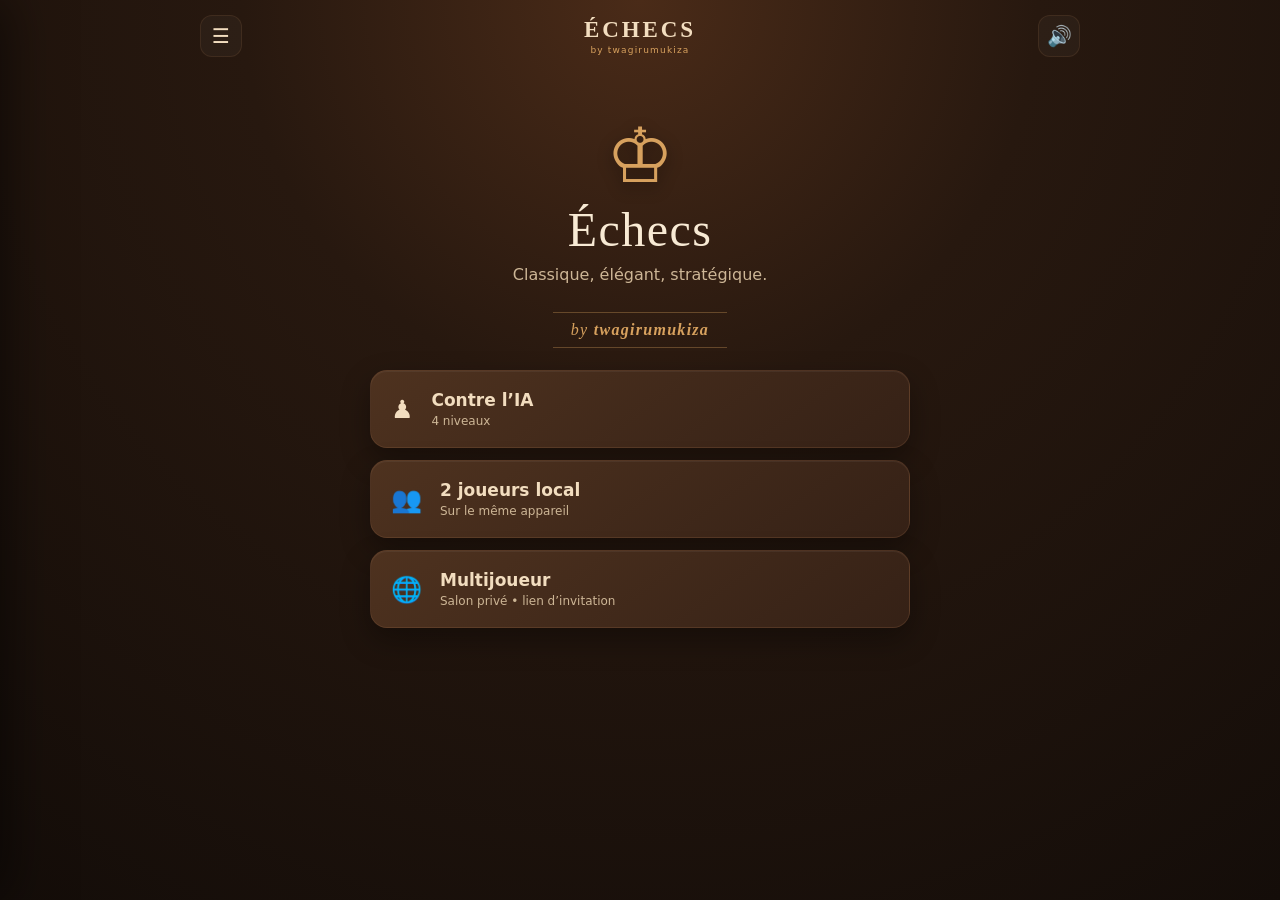
<file: index.html>
<!doctype html>
<html lang="fr">
<head>
<meta charset="utf-8"><meta name="viewport" content="width=device-width,initial-scale=1,viewport-fit=cover">
<title>Échecs — by twagirumukiza</title>
<link rel="stylesheet" href="style.css">
</head>
<body>
<header><button id="menuBtn">☰</button><div><b>ÉCHECS</b><small>by twagirumukiza</small></div><button id="soundBtn">🔊</button></header>
<main>
<section id="home" class="screen active">
  <div class="hero"><div class="king">♔</div><h1>Échecs</h1><p>Classique, élégant, stratégique.</p>
<div class="home-signature">by <strong>twagirumukiza</strong></div></div>
  <div class="cards">
    <button data-mode="ai">♟️ <span><b>Contre l’IA</b><small>4 niveaux</small></span></button>
    <button data-mode="local">👥 <span><b>2 joueurs local</b><small>Sur le même appareil</small></span></button>
    <button data-mode="online">🌐 <span><b>Multijoueur</b><small>Salon privé • lien d’invitation</small></span></button>
  </div>
</section>

<section id="setup" class="screen panel">
 <button class="back">← Accueil</button><h2 id="setupTitle">Nouvelle partie</h2>
 <div id="aiSetup"><label>Niveau IA<select id="level"><option value="1">Facile</option><option value="2" selected>Moyen</option><option value="3">Difficile</option><option value="4">Expert</option></select></label></div>
 <label>Votre nom<input id="playerName" maxlength="20" value="Joueur 1"></label>
 <button class="primary" id="startBtn">Lancer la partie</button>
</section>

<section id="online" class="screen panel">
 <button class="back">← Accueil</button><h2>Multijoueur</h2>
 <label>Votre nom<input id="onlineName" maxlength="20" value="Joueur"></label>
 <button class="primary" id="createBtn">Créer un salon</button>
 <div class="or">ou</div>
 <label>Code du salon<input id="roomInput" maxlength="6" placeholder="ABC123"></label>
 <button class="secondary" id="joinBtn">Rejoindre</button>
 <p id="onlineMsg"></p>
</section>

<section id="lobby" class="screen panel">
 <button class="back" id="leaveLobby">← Quitter</button><h2>Salon privé</h2>
 <div class="roomCode" id="roomCode">------</div>
 <button class="secondary" id="shareBtn">Partager l’invitation</button>
 <div id="players"></div><p id="lobbyMsg">En attente d’un adversaire…</p>
 <button class="primary" id="launchOnline" disabled>Lancer la partie</button>
</section>

<section id="game" class="screen">
 <div class="gamebar"><button id="gameHome">⌂</button><div id="status">Aux blancs de jouer</div><button id="flipBtn">↻</button></div>
 <div class="playerTag top" id="topPlayer">Noirs</div>
 <div id="board" class="board"></div>
 <div class="playerTag bottom" id="bottomPlayer">Blancs</div>
 <div class="actions"><button id="undoBtn">↶ Annuler</button><button id="resignBtn">Abandonner</button></div>
 <div id="history" class="history"></div>
 <div id="winner" class="winner hidden"><h2 id="winnerText"></h2><div><button id="rematch">Revanche</button><button id="winnerHome">Accueil</button></div></div>
</section>
</main>

<aside id="drawer"><button id="closeMenu">×</button><h2>Échecs</h2><button id="rulesBtn">Règles du jeu</button><button id="settingsBtn">Paramètres</button><p>by twagirumukiza</p></aside>
<div id="modal" class="modal hidden"><div class="modalBox"><button id="closeModal">×</button><div id="modalContent"></div></div></div>
<div id="toast"></div><canvas id="confetti"></canvas>
<script type="module" src="script.js"></script>
</body></html>
</file>
<file: style.css>
:root{
  --bg:#17100b;
  --bg2:#25170f;
  --panel:#3a2518;
  --panel2:#4a2e1e;
  --panel3:#5a3824;
  --line:#765036;
  --gold:#d7a15e;
  --cream:#f2ddbf;
  --cream2:#ead0ab;
  --board-light:#efd0a9;
  --board-dark:#a97758;
  --ink:#f8ead4;
  --muted:#cdb696;
  --danger:#b7654f;
}
*{box-sizing:border-box}
html{min-height:100%;background:var(--bg)}
body{
  margin:0;
  min-height:100vh;
  color:var(--ink);
  font-family:system-ui,-apple-system,BlinkMacSystemFont,"Segoe UI",sans-serif;
  background:
    radial-gradient(circle at 50% 0%,#4a2b18 0,#27180f 36%,#140d09 100%);
}
button,input,select{font:inherit}
button{cursor:pointer;-webkit-tap-highlight-color:transparent}
header{
  height:72px;
  display:flex;
  align-items:center;
  justify-content:space-between;
  padding:0 20px;
  max-width:920px;
  margin:auto;
  color:var(--cream);
}
header>div{text-align:center;letter-spacing:.18em}
header b{font-family:Georgia,serif;font-size:23px;font-weight:600}
header small{display:block;font-size:9px;letter-spacing:.13em;color:var(--gold);margin-top:2px}
header button,.gamebar button{
  width:42px;height:42px;
  display:grid;place-items:center;
  border:1px solid #8b634433;
  border-radius:12px;
  background:#ffffff08;
  color:var(--cream);
  font-size:20px;
}
main{max-width:920px;margin:auto;padding:8px 18px 54px}
.screen{display:none}.screen.active{display:block}

.hero{text-align:center;padding:32px 0 22px}
.king{
  font-family:"Times New Roman","DejaVu Serif",serif;
  font-size:76px;
  line-height:1;
  color:var(--gold);
  text-shadow:0 5px 16px #0007;
}
h1,h2{font-family:Georgia,serif}
h1{font-size:48px;margin:8px 0 3px;font-weight:500;letter-spacing:.03em}
.hero p{margin:8px 0;color:var(--muted)}
.home-signature{
  display:inline-block;
  margin-top:20px;
  padding:8px 18px;
  border-top:1px solid #d7a15e55;
  border-bottom:1px solid #d7a15e55;
  font-family:Georgia,serif;
  font-style:italic;
  letter-spacing:.08em;
  color:var(--gold)
}

.cards{
  display:grid;
  gap:12px;
  max-width:540px;
  margin:auto
}
.cards button{
  display:flex;
  align-items:center;
  gap:18px;
  width:100%;
  min-height:78px;
  padding:16px 20px;
  text-align:left;
  border:1px solid #8a604144;
  border-radius:17px;
  background:linear-gradient(145deg,#4e321f,#352116);
  color:var(--cream);
  font-size:25px;
  box-shadow:0 12px 30px #0005,inset 0 1px 0 #ffffff0c
}
.cards button:active{transform:translateY(1px)}
.cards span{display:flex;flex-direction:column}
.cards b{font-size:17px}
.cards small{font-size:12px;color:var(--muted);margin-top:4px}

.panel{
  max-width:520px;
  margin:28px auto;
  background:linear-gradient(145deg,#49301f,#2d1c13);
  padding:25px;
  border:1px solid #8a604144;
  border-radius:22px;
  box-shadow:0 18px 50px #0007
}
.panel h2{font-size:30px;margin:20px 0 10px;color:var(--cream)}
.back{
  border:0;background:none;padding:0;color:var(--gold);font-weight:650
}
label{display:grid;gap:8px;margin:18px 0;font-weight:650;color:var(--cream2)}
input,select{
  width:100%;
  padding:13px 14px;
  border:1px solid #91644466;
  border-radius:12px;
  background:#1d130ddd;
  color:var(--cream);
  outline:none
}
input:focus,select:focus{border-color:var(--gold);box-shadow:0 0 0 3px #d7a15e20}
.primary,.secondary{
  width:100%;padding:14px;border-radius:13px;font-weight:750
}
.primary{background:linear-gradient(#b77843,#8e552f);color:#fff4df;border:1px solid #ce9460}
.primary:disabled{opacity:.38}
.secondary{background:#ffffff08;border:1px solid #b57a4c;color:var(--cream)}
.or{text-align:center;margin:16px;color:var(--muted)}
.roomCode{text-align:center;font:700 38px monospace;letter-spacing:.17em;padding:18px;color:var(--gold)}

#game{padding-top:4px}
.gamebar{
  max-width:min(94vw,690px);
  margin:0 auto 10px;
  padding:10px 12px;
  display:flex;
  justify-content:space-between;
  align-items:center;
  background:linear-gradient(145deg,#4a301f,#2f1e14);
  border:1px solid #85604044;
  border-radius:15px
}
.gamebar #status{
  font-weight:750;
  text-align:center;
  color:var(--cream);
  letter-spacing:.01em
}
.playerTag{
  max-width:min(94vw,690px);
  margin:7px auto;
  padding:8px 12px;
  color:var(--cream2);
  font-weight:700
}
.playerTag.top{text-align:right}

.board{
  width:min(94vw,690px);
  aspect-ratio:1;
  margin:auto;
  display:grid;
  grid-template-columns:repeat(8,1fr);
  grid-template-rows:repeat(8,1fr);
  border:9px solid #5a3824;
  outline:1px solid #9c6c484d;
  border-radius:10px;
  overflow:hidden;
  box-shadow:0 18px 44px #0009, inset 0 0 0 1px #fff1;
  touch-action:manipulation
}
.square{
  display:flex;
  align-items:center;
  justify-content:center;
  position:relative;
  font-family:"Times New Roman","DejaVu Serif","Noto Serif Symbols",serif;
  font-size:clamp(31px,9.2vw,68px);
  line-height:1;
  user-select:none;
  -webkit-user-select:none
}
.square.light{background:linear-gradient(145deg,#f4d9b6,#e8c59c)}
.square.dark{background:linear-gradient(145deg,#b98462,#9e6e50)}
.square.selected{
  box-shadow:inset 0 0 0 5px #e8b658;
  z-index:2
}
.square.move:after{
  content:"";
  width:19%;height:19%;
  border-radius:50%;
  background:#5a351fb0;
  position:absolute
}
.square.capture:after{
  content:"";
  inset:6px;
  border:4px solid #8f332fbb;
  border-radius:50%;
  position:absolute
}
.piece{
  font-family:"Times New Roman","DejaVu Serif","Noto Serif Symbols",serif;
  font-variant-emoji:text;
  line-height:1;
  transform:translateY(-1%);
  filter:drop-shadow(0 2px 1px #0006)
}
.whitePiece{
  color:#fffdf6;
  text-shadow:
    -1.4px -1.4px 0 #22150e,
     1.4px -1.4px 0 #22150e,
    -1.4px  1.4px 0 #22150e,
     1.4px  1.4px 0 #22150e,
     0 2px 3px rgba(0,0,0,.55);
}
.blackPiece{
  color:#120c08;
  text-shadow:
    -.6px -.6px 0 #000,
     .6px -.6px 0 #000,
    -.6px  .6px 0 #000,
     .6px  .6px 0 #000,
     0 2px 3px rgba(0,0,0,.35);
}

.actions{
  max-width:min(94vw,690px);
  margin:13px auto;
  display:flex;
  gap:11px
}
.actions button{
  flex:1;
  min-height:48px;
  padding:10px 12px;
  border:1px solid #97684466;
  background:linear-gradient(145deg,#4b301f,#302016);
  color:var(--cream);
  border-radius:13px
}
.actions button:last-child{border-color:#9d5c4d77}
.history{
  max-width:min(94vw,690px);
  margin:8px auto;
  padding:10px 12px;
  min-height:38px;
  max-height:84px;
  overflow:auto;
  border-radius:10px;
  color:var(--muted);
  background:#0002;
  font-family:ui-monospace,SFMono-Regular,Menlo,monospace;
  font-size:12px
}
.winner{
  max-width:min(94vw,690px);
  margin:15px auto;
  padding:18px;
  background:linear-gradient(145deg,#6c4528,#432719);
  color:var(--cream);
  border:1px solid #c58a53;
  border-radius:16px;
  text-align:center;
  box-shadow:0 10px 30px #0006
}
.winner h2{margin:0 0 12px}
.winner button{
  padding:10px 18px;border:1px solid #b9855c;border-radius:10px;margin:3px;background:#f0d3aa;color:#342115
}
.hidden{display:none!important}

#drawer{
  position:fixed;
  left:-310px;
  top:0;
  width:min(300px,86vw);
  height:100%;
  background:linear-gradient(180deg,#3d2719,#21150e);
  color:var(--cream);
  padding:28px;
  z-index:20;
  transition:.25s;
  border-right:1px solid #9a694855;
  box-shadow:16px 0 50px #0008
}
#drawer.open{left:0}
#drawer h2{font-size:29px;color:var(--gold)}
#drawer button{
  display:block;width:100%;
  padding:13px;margin:8px 0;text-align:left;
  background:#ffffff08;border:1px solid #ffffff08;
  color:var(--cream);border-radius:10px
}
#closeMenu{font-size:24px!important;text-align:right!important}
#drawer p{
  position:absolute;bottom:26px;left:28px;
  color:var(--gold);font-family:Georgia,serif;font-style:italic
}

.modal{
  position:fixed;inset:0;background:#000b;display:grid;place-items:center;z-index:30;padding:20px
}
.modalBox{
  background:linear-gradient(145deg,#4a301f,#291a12);
  color:var(--cream);
  max-width:560px;max-height:85vh;overflow:auto;padding:25px;
  border:1px solid #95664455;border-radius:20px;position:relative
}
.modalBox>button{
  position:absolute;right:14px;top:10px;border:0;background:none;color:var(--cream);font-size:25px
}
#toast{
  position:fixed;bottom:20px;left:50%;
  transform:translateX(-50%);
  background:#e2bd86;color:#2a1a11;
  padding:10px 16px;border-radius:20px;
  opacity:0;pointer-events:none;transition:.2s;z-index:50;
  box-shadow:0 8px 30px #0007
}
#toast.show{opacity:1}
#confetti{position:fixed;inset:0;pointer-events:none;z-index:40;width:100%;height:100%}

@media (min-width:900px){
  main{padding-top:14px}
  #game.active{
    max-width:760px;
    margin:auto;
  }
}
@media(max-height:600px) and (orientation:landscape){
  body{overflow:auto}
  .board{width:min(72vh,590px)}
  main{padding-bottom:80px}
  .playerTag,.gamebar,.actions,.history,.winner{max-width:min(72vh,590px)}
}
</file>
